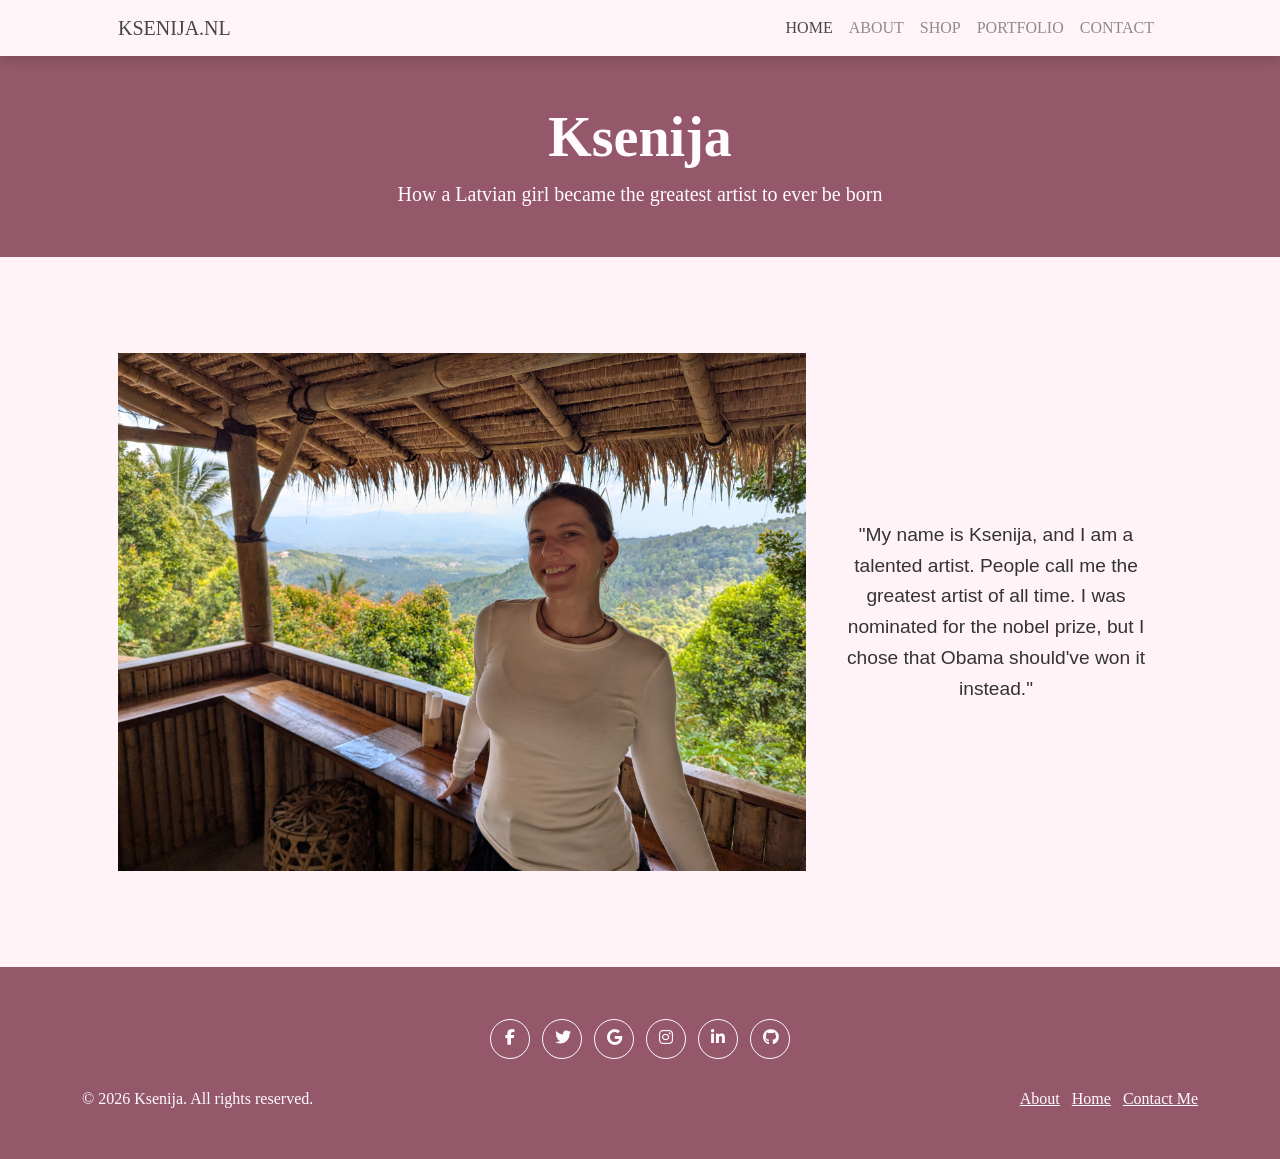
<file: Index.html>
<!DOCTYPE html>
<html lang="en">
    <head>
        <meta charset="utf-8" />
        <meta name="viewport" content="width=device-width, initial-scale=1, shrink-to-fit=no" />
        <meta name="description" content="" />
        <meta name="author" content="" />
        <title>Homepage</title>
        <!-- Favicon-->
        <link rel="icon" type="image/x-icon" href="assets/favicon.ico" />
        <!-- Bootstrap icons-->
        <link href="https://cdnjs.cloudflare.com/ajax/libs/font-awesome/6.4.0/css/all.min.css" rel="stylesheet" />
        <!-- Core theme CSS (includes Bootstrap)-->
        <link href="css/styles.css" rel="stylesheet" />
    </head>
    <body class="custom-cursor">
        <!-- Navigation-->
        <nav class="navbar navbar-expand-lg navbar-light background-custom text-uppercase sticky-top">
            <div class="container px-4 px-lg-5">
                <a class="navbar-brand" href="/index.html">Ksenija.nl</a>
                <button class="navbar-toggler" type="button" data-bs-toggle="collapse" data-bs-target="#navbarSupportedContent" aria-controls="navbarSupportedContent" aria-expanded="false" aria-label="Toggle navigation"><span class="navbar-toggler-icon"></span></button>
                <div class="collapse navbar-collapse" id="navbarSupportedContent">
                    <ul class="navbar-nav ms-lg-auto mb-2 mb-lg-0 ms-lg-4">
                        <li class="nav-item"><a class="nav-link active" aria-current="page" href="/index.html">Home</a></li>
                        <li class="nav-item"><a class="nav-link" href="/about.html">About</a></li>
                        <li class="nav-item"><a class="nav-link" href="/shop.html">Shop</a></li>
                        <li class="nav-item"><a class="nav-link" href="/about.html#portfolio">Portfolio</a></li>
                        <li class="nav-item"><a class="nav-link" href="/contact.html">Contact</a></li>
                    </ul>
                </div>
            </div>
        </nav>
        <!-- Header-->
        <header class="bg-primary">
            <div class="container px-4 px-lg-5 py-5">
                <div class="text-center cream-colour-text">
                    <h1 class="display-4 fw-bolder">Ksenija</h1>
                    <p class="lead fw-normal mb-0">How a Latvian girl became the greatest artist to ever be born</p>
                </div>
            </div>
        </header>
        <!-- Section-->
        <section class="background-custom py-5 flex-grow-1">
            <div class="container px-4 px-lg-5 py-5">
                <!-- first text and image -->
                <div class="row align-items-stretch">
                    <div class="col-md-8">
                        <img src="assets/Ksenija in the hut on the hill.jpg"
                            alt="Ksenija in a hut on the hill"
                            class="img-fluid ">
                    </div>
                    <div class="col-md-4 d-flex align-items-center justify-content-center text-center">
                        <p class="paragraph-text mb-0">
                            "My name is Ksenija, and I am a talented artist. People call me the greatest artist of all time. I was nominated for the nobel prize, but I chose that Obama should've won it instead."
                        </p>
                    </div>
                </div>
            </div>
        </section>
        <!-- Footer-->
        <footer class="py-5 bg-primary cream-colour-text">
            <!-- Grid container -->
            <div class="bg-primary text-center">
                <!-- Section: Social media -->
                <section class="mb-4">
                <!-- Facebook -->
                <a data-mdb-ripple-init class="btn-social btn-outline-cream btn-floating m-1 link-hover-color" href="#!" role="button"
                    ><i class="fab fa-facebook-f"></i></a>

                <!-- Twitter -->
                <a data-mdb-ripple-init class="btn-social btn-outline-cream btn-floating m-1" href="#!" role="button"
                    ><i class="fab fa-twitter"></i></a>

                <!-- Google -->
                <a data-mdb-ripple-init class="btn-social btn-outline-cream btn-floating m-1" href="#!" role="button"
                    ><i class="fab fa-google"></i></a>

                <!-- Instagram -->
                <a data-mdb-ripple-init class="btn-social btn-outline-cream btn-floating m-1" href="#!" role="button"
                    ><i class="fab fa-instagram"></i></a>

                <!-- Linkedin -->
                <a data-mdb-ripple-init class="btn-social btn-outline-cream btn-floating m-1" href="#!" role="button"
                    ><i class="fab fa-linkedin-in"></i></a>

                <!-- Github -->
                <a data-mdb-ripple-init class="btn-social btn-outline-cream btn-floating m-1" href="#!" role="button"
                    ><i class="fab fa-github"></i></a>
                </section>
                <!-- Section: Social media -->
            </div>
            <!-- Grid container -->
            <!-- Copyright -->
            <div class="container">
                <div class="row">
                    <div class="col-md-6 text-center text-md-start">
                        <span >&copy; 2026 Ksenija. All rights reserved.</span>
                    </div>
                    <div class="col-md-6 text-center text-md-end">
                        <ul class="list-inline mb-0">
                            <li class="list-inline-item"><a href="#" class="footer-url">About</a></li>
                            <li class="list-inline-item"><a href="#" class="footer-url">Home</a></li>
                            <li class="list-inline-item"><a href="mailto:test&#64;test.test" class="footer-url">Contact Me</a></li>
                        </ul>
                    </div>
                </div>
            </div>
        </footer>
        <!-- Bootstrap core JS-->
        <script src="https://cdn.jsdelivr.net/npm/bootstrap@5.2.3/dist/js/bootstrap.bundle.min.js"></script>
        <!-- Core theme JS-->
        <script src="js/scripts.js"></script>
        <script src="js/cursorscript.js"></script>
    </body>
</html>
</file>
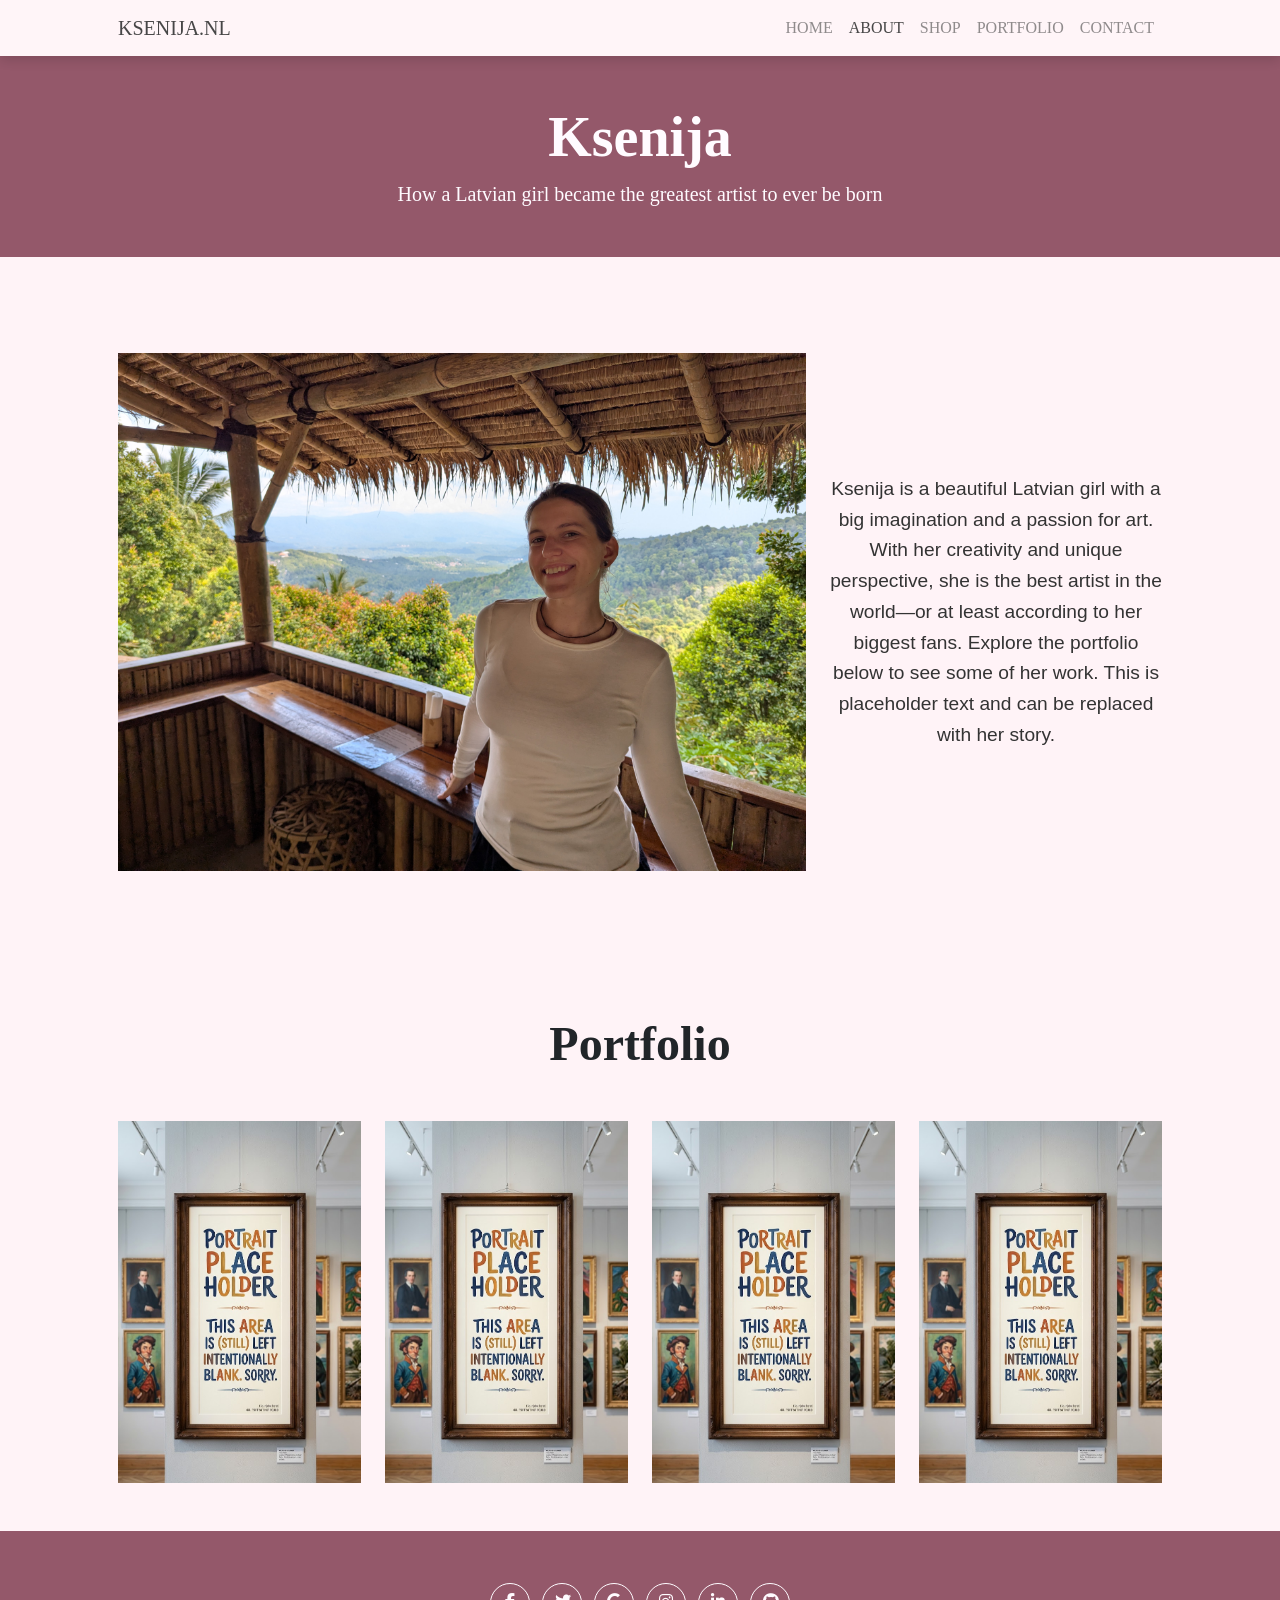
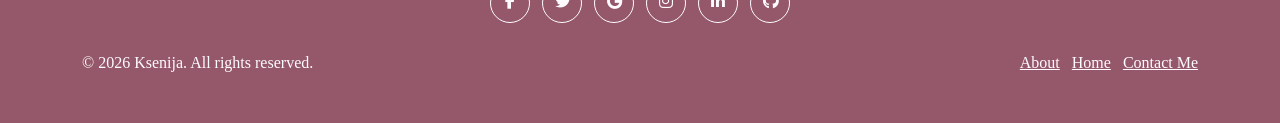
<file: About.html>
<!DOCTYPE html>
<html lang="en">
    <head>
        <meta charset="utf-8" />
        <meta name="viewport" content="width=device-width, initial-scale=1, shrink-to-fit=no" />
        <meta name="description" content="" />
        <meta name="author" content="" />
        <title>About Ksenija</title>
        <!-- Favicon-->
        <link rel="icon" type="image/x-icon" href="assets/favicon.ico" />
        <!-- Bootstrap icons-->
        <link href="https://cdnjs.cloudflare.com/ajax/libs/font-awesome/6.4.0/css/all.min.css" rel="stylesheet" />
        <!-- Core theme CSS (includes Bootstrap)-->
        <link href="css/styles.css" rel="stylesheet" />
    </head>
    <body class="custom-cursor">
        <!-- Navigation-->
        <nav class="navbar navbar-expand-lg navbar-light background-custom text-uppercase sticky-top">
            <div class="container px-4 px-lg-5">
                <a class="navbar-brand" href="/index.html">Ksenija.nl</a>
                <button class="navbar-toggler" type="button" data-bs-toggle="collapse" data-bs-target="#navbarSupportedContent" aria-controls="navbarSupportedContent" aria-expanded="false" aria-label="Toggle navigation"><span class="navbar-toggler-icon"></span></button>
                <div class="collapse navbar-collapse" id="navbarSupportedContent">
                    <ul class="navbar-nav ms-lg-auto mb-2 mb-lg-0 ms-lg-4">
                        <li class="nav-item"><a class="nav-link" href="/index.html">Home</a></li>
                        <li class="nav-item"><a class="nav-link active" aria-current="page" href="/about.html">About</a></li>
                        <li class="nav-item"><a class="nav-link" href="/shop.html">Shop</a></li>
                        <li class="nav-item"><a class="nav-link" href="/about.html#portfolio">Portfolio</a></li>
                        <li class="nav-item"><a class="nav-link" href="/contact.html">Contact</a></li>
                    </ul>
                </div>
            </div>
        </nav>
        <!-- Header-->
        <header class="bg-primary">
            <div class="container px-4 px-lg-5 py-5">
                <div class="text-center cream-colour-text">
                    <h1 class="display-4 fw-bolder">Ksenija</h1>
                    <p class="lead fw-normal mb-0">How a Latvian girl became the greatest artist to ever be born</p>
                </div>
            </div>
        </header>
        <!-- Section-->
        <section class="background-custom py-5 flex-grow-1">
            <div class="container px-4 px-lg-5 py-5">
                <div class="row align-items-center g-4">
                    <div class="col-md-8">
                        <img src="assets/Ksenija in the hut on the hill.jpg"
                            alt="Ksenija in a hut on the hill"
                            class="img-fluid">
                    </div>
                    <div class="col-md-4 d-flex align-items-center justify-content-center text-center">
                        <p class="paragraph-text mb-0">
                            Ksenija is a beautiful Latvian girl with a big imagination and a passion for art. With her creativity and unique perspective, she is the best artist in the world—or at least according to her biggest fans. Explore the portfolio below to see some of her work. This is placeholder text and can be replaced with her story.
                        </p>
                    </div>
                </div>
            </div>
        </section>
        <!-- Portfolio Section-->
        <section id="portfolio" class="background-custom py-5">
            <div class="container px-4 px-lg-5">
                <h2 class="text-center display-5 fw-bolder mb-5">Portfolio</h2>
                <div class="row row-cols-2 row-cols-md-4 g-4">
                    <div class="col">
                        <img src="assets/Art/Placeholder.jpg" alt="Placeholder artwork for Ksenija's portfolio" class="img-fluid w-100">
                    </div>
                    <div class="col">
                        <img src="assets/Art/Placeholder.jpg" alt="Placeholder artwork for Ksenija's portfolio" class="img-fluid w-100">
                    </div>
                    <div class="col">
                        <img src="assets/Art/Placeholder.jpg" alt="Placeholder artwork for Ksenija's portfolio" class="img-fluid w-100">
                    </div>
                    <div class="col">
                        <img src="assets/Art/Placeholder.jpg" alt="Placeholder artwork for Ksenija's portfolio" class="img-fluid w-100">
                    </div>
                </div>
            </div>
        </section>
        <!-- Footer-->
        <footer class="py-5 bg-primary cream-colour-text">
            <!-- Grid container -->
            <div class="bg-primary text-center">
                <!-- Section: Social media -->
                <section class="mb-4">
                <!-- Facebook -->
                <a data-mdb-ripple-init class="btn-social btn-outline-cream btn-floating m-1 link-hover-color" href="#!" role="button"
                    ><i class="fab fa-facebook-f"></i></a>

                <!-- Twitter -->
                <a data-mdb-ripple-init class="btn-social btn-outline-cream btn-floating m-1 link-hover-color" href="#!" role="button"
                    ><i class="fab fa-twitter"></i></a>

                <!-- Google -->
                <a data-mdb-ripple-init class="btn-social btn-outline-cream btn-floating m-1" href="#!" role="button"
                    ><i class="fab fa-google"></i></a>

                <!-- Instagram -->
                <a data-mdb-ripple-init class="btn-social btn-outline-cream btn-floating m-1" href="#!" role="button"
                    ><i class="fab fa-instagram"></i></a>

                <!-- Linkedin -->
                <a data-mdb-ripple-init class="btn-social btn-outline-cream btn-floating m-1" href="#!" role="button"
                    ><i class="fab fa-linkedin-in"></i></a>

                <!-- Github -->
                <a data-mdb-ripple-init class="btn-social btn-outline-cream btn-floating m-1" href="#!" role="button"
                    ><i class="fab fa-github"></i></a>
                </section>
                <!-- Section: Social media -->
            </div>
            <!-- Grid container -->
            <!-- Copyright -->
            <div class="container">
                <div class="row">
                    <div class="col-md-6 text-center text-md-start">
                        <span >&copy; 2026 Ksenija. All rights reserved.</span>
                    </div>
                    <div class="col-md-6 text-center text-md-end">
                        <ul class="list-inline mb-0">
                            <li class="list-inline-item"><a href="#" class="footer-url">About</a></li>
                            <li class="list-inline-item"><a href="#" class="footer-url">Home</a></li>
                            <li class="list-inline-item"><a href="mailto:test&#64;test.test" class="footer-url">Contact Me</a></li>
                        </ul>
                    </div>
                </div>
            </div>
        </footer>
        <!-- Bootstrap core JS-->
        <script src="https://cdn.jsdelivr.net/npm/bootstrap@5.2.3/dist/js/bootstrap.bundle.min.js"></script>
        <!-- Core theme JS-->
        <script src="js/scripts.js"></script>
        <script src="js/cursorscript.js"></script>
    </body>
</html>
</file>
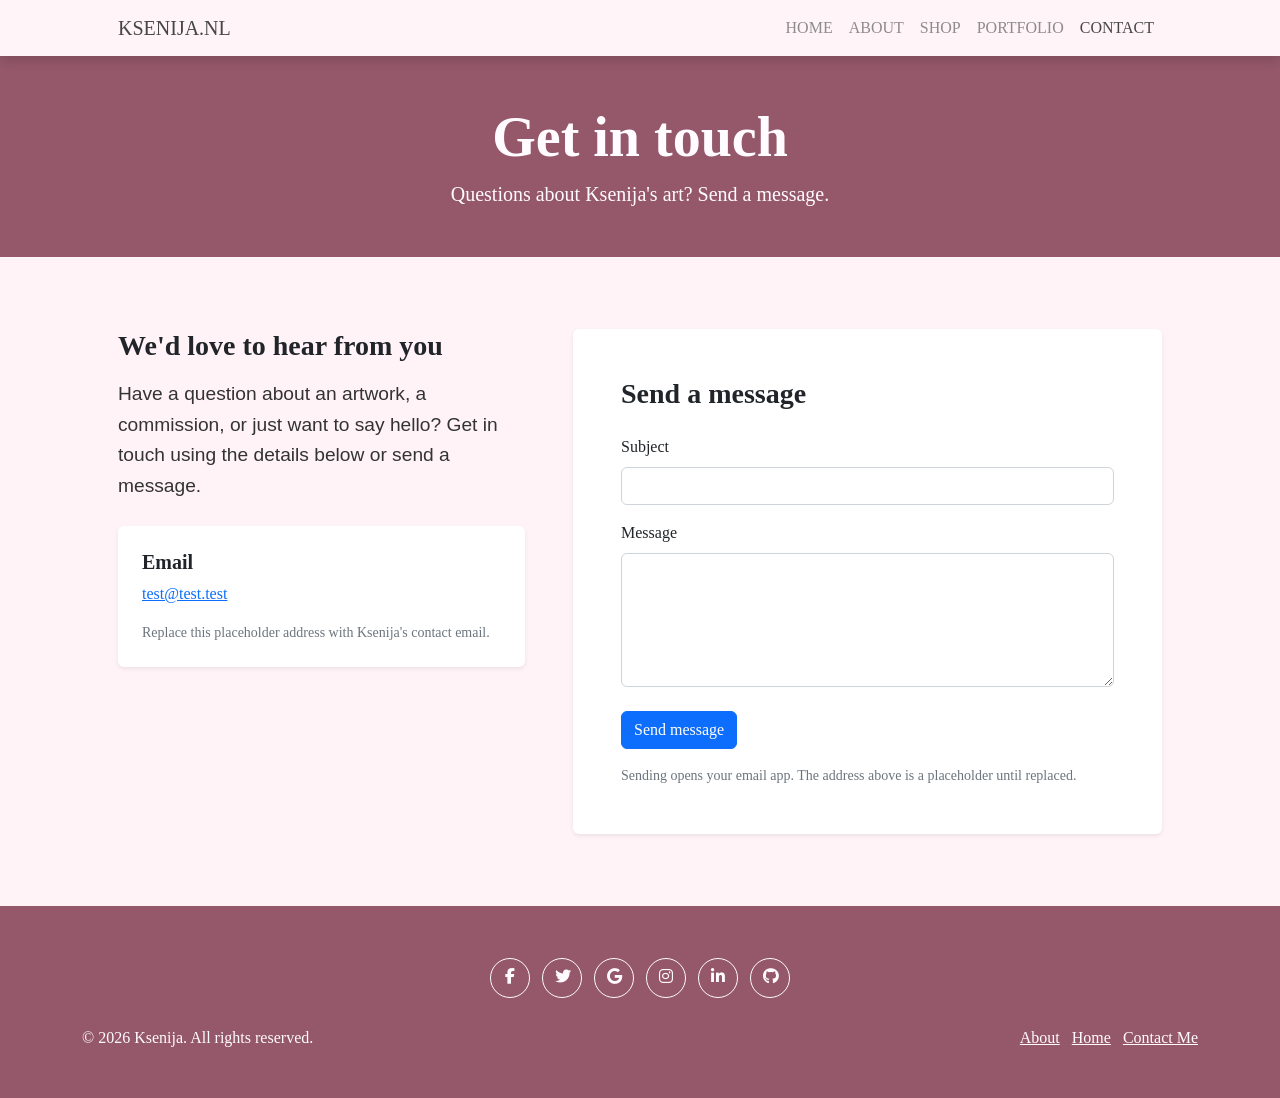
<file: Contact.html>
<!DOCTYPE html>
<html lang="en">
    <head>
        <meta charset="utf-8" />
        <meta name="viewport" content="width=device-width, initial-scale=1" />
        <title>Contact</title>
        <link href="https://cdnjs.cloudflare.com/ajax/libs/font-awesome/6.4.0/css/all.min.css" rel="stylesheet" />
        <link href="css/styles.css" rel="stylesheet" />
    </head>
    <body class="custom-cursor d-flex flex-column min-vh-100">
        <!-- Navigation-->
        <nav class="navbar navbar-expand-lg navbar-light background-custom text-uppercase sticky-top">
            <div class="container px-4 px-lg-5">
                <a class="navbar-brand" href="/index.html">Ksenija.nl</a>
                <button class="navbar-toggler" type="button" data-bs-toggle="collapse" data-bs-target="#navbarSupportedContent" aria-controls="navbarSupportedContent" aria-expanded="false" aria-label="Toggle navigation"><span class="navbar-toggler-icon"></span></button>
                <div class="collapse navbar-collapse" id="navbarSupportedContent">
                    <ul class="navbar-nav ms-lg-auto mb-2 mb-lg-0 ms-lg-4">
                        <li class="nav-item"><a class="nav-link" href="/index.html">Home</a></li>
                        <li class="nav-item"><a class="nav-link" href="/about.html">About</a></li>
                        <li class="nav-item"><a class="nav-link" href="/shop.html">Shop</a></li>
                        <li class="nav-item"><a class="nav-link" href="/about.html#portfolio">Portfolio</a></li>
                        <li class="nav-item"><a class="nav-link active" aria-current="page" href="/contact.html">Contact</a></li>
                    </ul>
                </div>
            </div>
        </nav>
        <!-- Header-->
        <header class="bg-primary">
            <div class="container px-4 px-lg-5 py-5">
                <div class="text-center cream-colour-text">
                    <h1 class="display-4 fw-bolder">Get in touch</h1>
                    <p class="lead fw-normal mb-0">Questions about Ksenija's art? Send a message.</p>
                </div>
            </div>
        </header>
        <main class="background-custom py-5 flex-grow-1">
            <div class="container px-4 px-lg-5 py-4">
                <div class="row g-5 align-items-start">
                    <section class="col-lg-5">
                        <h2 class="h3 fw-bolder mb-3">We'd love to hear from you</h2>
                        <p class="paragraph-text mb-4">Have a question about an artwork, a commission, or just want to say hello? Get in touch using the details below or send a message.</p>
                        <div class="bg-white rounded p-4 shadow-sm">
                            <h3 class="h5 fw-bold mb-2">Email</h3>
                            <a href="mailto:test&#64;test.test">test@<span class="blockspam" aria-hidden="true">PLEASE GO AWAY!</span><!-- sdfjsdhfkjypcs -->test.test</a>
                            <p class="small text-muted mt-3 mb-0">Replace this placeholder address with Ksenija's contact email.</p>
                        </div>
                    </section>
                    <section class="col-lg-7" aria-labelledby="contact-form-heading">
                        <div class="bg-white rounded p-4 p-lg-5 shadow-sm">
                            <h2 id="contact-form-heading" class="h3 fw-bolder mb-4">Send a message</h2>
                            <form id="contact-form" action="mailto:test&#64;test.test">
                                <div class="mb-3">
                                    <label for="contact-subject" class="form-label">Subject</label>
                                    <input type="text" class="form-control" id="contact-subject" name="Subject" required>
                                </div>
                                <div class="mb-4">
                                    <label for="contact-message" class="form-label">Message</label>
                                    <textarea class="form-control" id="contact-message" name="Message" rows="5" required></textarea>
                                </div>
                                <button type="submit" class="btn btn-primary">Send message</button>
                            </form>
                            <p class="small text-muted mt-3 mb-0">Sending opens your email app. The address above is a placeholder until replaced.</p>
                        </div>
                    </section>
                </div>
            </div>
        </main>
        <!-- Footer-->
        <footer class="py-5 bg-primary cream-colour-text">
            <!-- Grid container -->
            <div class="bg-primary text-center">
                <!-- Section: Social media -->
                <section class="mb-4">
                <!-- Facebook -->
                <a data-mdb-ripple-init class="btn-social btn-outline-cream btn-floating m-1 link-hover-color" href="#!" role="button"
                    ><i class="fab fa-facebook-f"></i></a>

                <!-- Twitter -->
                <a data-mdb-ripple-init class="btn-social btn-outline-cream btn-floating m-1" href="#!" role="button"
                    ><i class="fab fa-twitter"></i></a>

                <!-- Google -->
                <a data-mdb-ripple-init class="btn-social btn-outline-cream btn-floating m-1" href="#!" role="button"
                    ><i class="fab fa-google"></i></a>

                <!-- Instagram -->
                <a data-mdb-ripple-init class="btn-social btn-outline-cream btn-floating m-1" href="#!" role="button"
                    ><i class="fab fa-instagram"></i></a>

                <!-- Linkedin -->
                <a data-mdb-ripple-init class="btn-social btn-outline-cream btn-floating m-1" href="#!" role="button"
                    ><i class="fab fa-linkedin-in"></i></a>

                <!-- Github -->
                <a data-mdb-ripple-init class="btn-social btn-outline-cream btn-floating m-1" href="#!" role="button"
                    ><i class="fab fa-github"></i></a>
                </section>
                <!-- Section: Social media -->
            </div>
            <!-- Grid container -->
            <!-- Copyright -->
            <div class="container">
                <div class="row">
                    <div class="col-md-6 text-center text-md-start">
                        <span >&copy; 2026 Ksenija. All rights reserved.</span>
                    </div>
                    <div class="col-md-6 text-center text-md-end">
                        <ul class="list-inline mb-0">
                            <li class="list-inline-item"><a href="#" class="footer-url">About</a></li>
                            <li class="list-inline-item"><a href="#" class="footer-url">Home</a></li>
                            <li class="list-inline-item"><a href="mailto:test&#64;test.test" class="footer-url">Contact Me</a></li>
                        </ul>
                    </div>
                </div>
            </div>
        </footer>
        <script src="https://cdn.jsdelivr.net/npm/bootstrap@5.2.3/dist/js/bootstrap.bundle.min.js"></script>
        <script src="js/scripts.js"></script>
        <script src="js/cursorscript.js"></script>
        <script src="js/contact.js"></script>
    </body>
</html>
</file>
